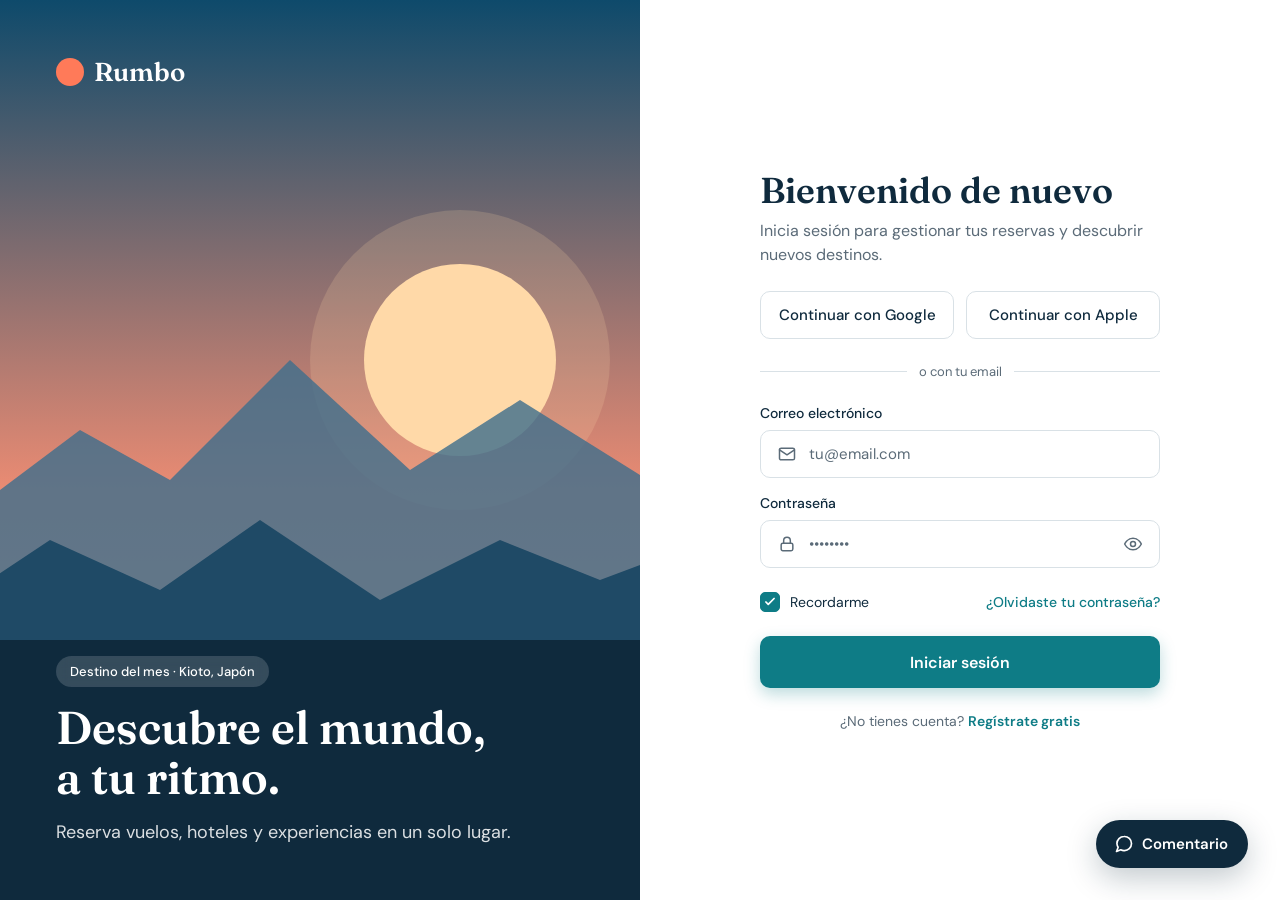
<file: index.html>
<!DOCTYPE html>
<html lang="es">
<head>
  <meta charset="UTF-8" />
  <meta name="viewport" content="width=device-width, initial-scale=1.0" />
  <title>Rumbo · Iniciar sesión</title>
  <meta name="description" content="Inicia sesión en Rumbo para gestionar tus reservas y descubrir nuevos destinos." />
  <link rel="preconnect" href="https://fonts.googleapis.com" />
  <link rel="preconnect" href="https://fonts.gstatic.com" crossorigin />
  <link href="https://fonts.googleapis.com/css2?family=DM+Sans:wght@400;500;600&family=Fraunces:opsz,wght@9..144,600&display=swap" rel="stylesheet" />
  <link rel="stylesheet" href="styles.css" />
</head>
<body>
  <main class="login">
    <!-- Panel visual -->
    <section class="visual" aria-hidden="false">
      <svg class="visual__art" viewBox="0 0 720 900" preserveAspectRatio="xMidYMax slice" aria-hidden="true">
        <circle cx="500" cy="360" r="150" fill="#FFD9A8" fill-opacity="0.18" />
        <circle cx="500" cy="360" r="96" fill="#FFD9A8" />
        <path d="M0 520 L120 430 L210 480 L330 360 L450 470 L560 400 L720 500 L720 900 L0 900 Z" fill="#3E6E8C" fill-opacity="0.8" />
        <path d="M0 600 L90 540 L200 590 L300 520 L420 600 L540 540 L640 580 L720 550 L720 900 L0 900 Z" fill="#1F4A66" />
        <rect x="0" y="640" width="720" height="260" fill="#0F2A3D" />
      </svg>

      <a class="logo" href="/">
        <span class="logo__mark"></span>
        <span class="logo__text">Rumbo</span>
      </a>

      <div class="visual__message">
        <span class="chip">Destino del mes · Kioto, Japón</span>
        <h2 class="visual__title">Descubre el mundo,<br />a tu ritmo.</h2>
        <p class="visual__subtitle">Reserva vuelos, hoteles y experiencias en un solo lugar.</p>
      </div>
    </section>

    <!-- Panel formulario -->
    <section class="panel">
      <div class="form-wrap">
        <header class="form-head">
          <a class="logo logo--dark" href="/">
            <span class="logo__mark"></span>
            <span class="logo__text">Rumbo</span>
          </a>
          <h1>Bienvenido de nuevo</h1>
          <p>Inicia sesión para gestionar tus reservas y descubrir nuevos destinos.</p>
        </header>

        <div class="social">
          <button type="button" class="btn btn--secondary" data-provider="Google">Continuar con Google</button>
          <button type="button" class="btn btn--secondary" data-provider="Apple">Continuar con Apple</button>
        </div>

        <div class="divider"><span>o con tu email</span></div>

        <form id="login-form" class="form" novalidate>
          <div class="field">
            <label for="email">Correo electrónico</label>
            <div class="input">
              <svg class="input__icon" viewBox="0 0 24 24" aria-hidden="true"><rect x="3" y="5" width="18" height="14" rx="2" /><path d="m3 7 9 6 9-6" /></svg>
              <input id="email" name="email" type="email" placeholder="tu@email.com" autocomplete="email" required />
            </div>
            <p class="field__error" id="email-error" aria-live="polite"></p>
          </div>

          <div class="field">
            <label for="password">Contraseña</label>
            <div class="input">
              <svg class="input__icon" viewBox="0 0 24 24" aria-hidden="true"><rect x="5" y="11" width="14" height="9" rx="2" /><path d="M8 11V8a4 4 0 0 1 8 0v3" /></svg>
              <input id="password" name="password" type="password" placeholder="••••••••" autocomplete="current-password" required minlength="8" />
              <button type="button" class="input__toggle" id="toggle-password" aria-label="Mostrar contraseña" aria-pressed="false">
                <svg class="eye-open" viewBox="0 0 24 24" aria-hidden="true"><path d="M2 12s3.5-7 10-7 10 7 10 7-3.5 7-10 7S2 12 2 12Z" /><circle cx="12" cy="12" r="3" /></svg>
                <svg class="eye-closed" viewBox="0 0 24 24" aria-hidden="true"><path d="M3 3l18 18" /><path d="M10.6 5.1A10.8 10.8 0 0 1 12 5c6.5 0 10 7 10 7a17 17 0 0 1-3.2 4.2M6.6 6.6C3.7 8.4 2 12 2 12s3.5 7 10 7a9.7 9.7 0 0 0 5.4-1.6" /><path d="M9.9 9.9a3 3 0 0 0 4.2 4.2" /></svg>
              </button>
            </div>
            <p class="field__error" id="password-error" aria-live="polite"></p>
          </div>

          <div class="options">
            <label class="checkbox">
              <input type="checkbox" id="remember" name="remember" checked />
              <span class="checkbox__box" aria-hidden="true">
                <svg viewBox="0 0 24 24"><path d="m5 12 4 4 10-10" /></svg>
              </span>
              Recordarme
            </label>
            <a href="#" class="link" id="forgot-link">¿Olvidaste tu contraseña?</a>
          </div>

          <button type="submit" class="btn btn--primary" id="submit-btn">
            <span class="btn__label">Iniciar sesión</span>
            <span class="spinner" aria-hidden="true"></span>
          </button>
        </form>

        <p class="signup">¿No tienes cuenta? <a href="#" class="link link--strong">Regístrate gratis</a></p>
      </div>
    </section>
  </main>

  <!-- Widget de comentarios -->
  <div class="feedback" id="feedback">
    <div class="feedback__panel" id="feedback-panel" role="dialog" aria-modal="false" aria-labelledby="feedback-title" hidden>
      <div class="feedback__head">
        <h3 id="feedback-title">Deja tu comentario</h3>
        <button type="button" class="feedback__close" id="feedback-close" aria-label="Cerrar">
          <svg viewBox="0 0 24 24" aria-hidden="true"><path d="M18 6 6 18M6 6l12 12" /></svg>
        </button>
      </div>

      <form id="feedback-form" class="feedback__body">
        <p class="feedback__help">Cuéntanos qué te parece o si algo no funciona.</p>
        <label for="feedback-text" class="sr-only">Tu comentario</label>
        <textarea id="feedback-text" maxlength="500" rows="5" placeholder="Escribe tu comentario…"></textarea>
        <p class="feedback__error" id="feedback-error" role="alert" hidden></p>
        <div class="feedback__foot">
          <span class="feedback__count" id="feedback-count">0/500</span>
          <button type="submit" class="btn btn--small" id="feedback-send" disabled>Enviar</button>
        </div>
      </form>

      <div class="feedback__thanks" id="feedback-thanks" hidden>
        <div class="feedback__thanks-icon">
          <svg viewBox="0 0 24 24" aria-hidden="true"><path d="m5 12 4 4 10-10" /></svg>
        </div>
        <p><strong>¡Gracias!</strong><br />Hemos recibido tu comentario.</p>
        <button type="button" class="link link--strong" id="feedback-again">Escribir otro</button>
      </div>

      <section class="feedback__history" aria-labelledby="feedback-history-title">
        <h4 id="feedback-history-title">Comentarios anteriores <span id="feedback-history-count"></span></h4>
        <p class="feedback__history-status" id="feedback-history-status">Cargando…</p>
        <ul class="feedback__list" id="feedback-list"></ul>
      </section>
    </div>

    <button type="button" class="feedback__toggle" id="feedback-toggle" aria-expanded="false" aria-controls="feedback-panel">
      <svg viewBox="0 0 24 24" aria-hidden="true"><path d="M21 11.5a8.4 8.4 0 0 1-9 8.4 8.6 8.6 0 0 1-3.9-.9L3 21l2-5.1A8.4 8.4 0 0 1 3.5 11.5 8.5 8.5 0 0 1 12 3a8.4 8.4 0 0 1 9 8.5Z" /></svg>
      Comentario
    </button>
  </div>

  <!-- Aviso flotante -->
  <div class="toast" id="toast" role="status" aria-live="polite"></div>

  <script src="script.js"></script>
</body>
</html>
</file>
<file: styles.css>
/* ===== Variables ===== */
:root {
  --ink: #0f2a3d;
  --teal: #0e7c86;
  --teal-dark: #0a6169;
  --coral: #ff7a59;
  --white: #ffffff;
  --border: #d9e1e6;
  --muted: #5b6b78;
  --subtle: #f6f8f9;
  --error: #d64545;

  --font-display: "Fraunces", Georgia, serif;
  --font-body: "DM Sans", system-ui, -apple-system, sans-serif;

  --radius: 10px;
  --shadow: 0 10px 30px rgba(15, 42, 61, 0.18);
}

*,
*::before,
*::after { box-sizing: border-box; }

html, body { margin: 0; height: 100%; }

[hidden] { display: none !important; }

body {
  font-family: var(--font-body);
  color: var(--ink);
  background: var(--white);
  -webkit-font-smoothing: antialiased;
}

button, input, textarea { font: inherit; color: inherit; }

.sr-only {
  position: absolute; width: 1px; height: 1px; padding: 0; margin: -1px;
  overflow: hidden; clip: rect(0, 0, 0, 0); white-space: nowrap; border: 0;
}

/* ===== Layout ===== */
.login {
  display: grid;
  grid-template-columns: 1fr 1fr;
  min-height: 100vh;
}

/* ===== Panel visual ===== */
.visual {
  position: relative;
  overflow: hidden;
  display: flex;
  flex-direction: column;
  justify-content: space-between;
  padding: 56px;
  color: var(--white);
  background: linear-gradient(180deg, #0e4a6b 0%, #ed8c73 55%, #fac28f 100%);
}

.visual__art {
  position: absolute;
  inset: 0;
  width: 100%;
  height: 100%;
}

.visual > *:not(.visual__art) { position: relative; z-index: 1; }

.logo {
  display: inline-flex;
  align-items: center;
  gap: 10px;
  color: var(--white);
  text-decoration: none;
}
.logo__mark {
  width: 28px; height: 28px;
  border-radius: 50%;
  background: var(--coral);
}
.logo__text {
  font-family: var(--font-display);
  font-weight: 600;
  font-size: 26px;
}
.logo--dark { color: var(--ink); display: none; margin-bottom: 24px; }

.visual__message { display: flex; flex-direction: column; gap: 16px; align-items: flex-start; }

.chip {
  padding: 7px 14px;
  border-radius: 999px;
  background: rgba(255, 255, 255, 0.16);
  font-size: 13px;
  font-weight: 500;
  backdrop-filter: blur(6px);
}

.visual__title {
  margin: 0;
  font-family: var(--font-display);
  font-weight: 600;
  font-size: clamp(36px, 3.6vw, 52px);
  line-height: 1.1;
}

.visual__subtitle {
  margin: 0;
  max-width: 460px;
  font-size: 18px;
  opacity: 0.85;
}

/* ===== Panel formulario ===== */
.panel {
  display: flex;
  align-items: center;
  justify-content: center;
  padding: 48px 24px;
}

.form-wrap {
  width: 100%;
  max-width: 400px;
  display: flex;
  flex-direction: column;
  gap: 24px;
}

.form-head h1 {
  margin: 0 0 8px;
  font-family: var(--font-display);
  font-weight: 600;
  font-size: 36px;
  line-height: 1.15;
}
.form-head p { margin: 0; color: var(--muted); font-size: 16px; line-height: 1.5; }

.social { display: grid; grid-template-columns: 1fr 1fr; gap: 12px; }

.divider {
  display: flex;
  align-items: center;
  gap: 12px;
  color: var(--muted);
  font-size: 13px;
}
.divider::before,
.divider::after { content: ""; flex: 1; height: 1px; background: var(--border); }

.form { display: flex; flex-direction: column; gap: 16px; }

/* ===== Campos ===== */
.field { display: flex; flex-direction: column; gap: 8px; }
.field label { font-size: 14px; font-weight: 500; }

.input {
  display: flex;
  align-items: center;
  gap: 10px;
  height: 48px;
  padding: 0 16px;
  border: 1px solid var(--border);
  border-radius: var(--radius);
  background: var(--white);
  transition: border-color 0.15s, box-shadow 0.15s;
}
.input:focus-within {
  border-color: var(--teal);
  box-shadow: 0 0 0 3px rgba(14, 124, 134, 0.15);
}
.input input {
  flex: 1;
  min-width: 0;
  border: 0;
  outline: 0;
  background: transparent;
  font-size: 15px;
}
.input input::placeholder { color: var(--muted); }

.input__icon,
.input__toggle svg {
  width: 20px; height: 20px;
  flex-shrink: 0;
  fill: none;
  stroke: var(--muted);
  stroke-width: 1.8;
  stroke-linecap: round;
  stroke-linejoin: round;
}

.input__toggle {
  display: grid;
  place-items: center;
  padding: 4px;
  margin-right: -4px;
  border: 0;
  border-radius: 6px;
  background: none;
  cursor: pointer;
}
.input__toggle:hover svg { stroke: var(--ink); }
.input__toggle .eye-closed { display: none; }
.input__toggle[aria-pressed="true"] .eye-open { display: none; }
.input__toggle[aria-pressed="true"] .eye-closed { display: block; }

.field.has-error .input { border-color: var(--error); }
.field.has-error .input:focus-within { box-shadow: 0 0 0 3px rgba(214, 69, 69, 0.15); }
.field__error { margin: 0; min-height: 0; font-size: 13px; color: var(--error); }
.field__error:empty { display: none; }

/* ===== Opciones ===== */
.options {
  display: flex;
  align-items: center;
  justify-content: space-between;
  gap: 12px;
  margin-top: 8px;
}

.checkbox {
  display: inline-flex;
  align-items: center;
  gap: 10px;
  font-size: 14px;
  cursor: pointer;
  user-select: none;
}
.checkbox input { position: absolute; opacity: 0; pointer-events: none; }
.checkbox__box {
  width: 20px; height: 20px;
  display: grid;
  place-items: center;
  border: 1.5px solid var(--border);
  border-radius: 5px;
  background: var(--white);
  transition: background 0.15s, border-color 0.15s;
}
.checkbox__box svg {
  width: 14px; height: 14px;
  fill: none;
  stroke: var(--white);
  stroke-width: 3;
  stroke-linecap: round;
  stroke-linejoin: round;
  opacity: 0;
}
.checkbox input:checked + .checkbox__box { background: var(--teal); border-color: var(--teal); }
.checkbox input:checked + .checkbox__box svg { opacity: 1; }
.checkbox input:focus-visible + .checkbox__box { box-shadow: 0 0 0 3px rgba(14, 124, 134, 0.25); }

.link {
  color: var(--teal);
  font-size: 14px;
  font-weight: 500;
  text-decoration: none;
  background: none;
  border: 0;
  padding: 0;
  cursor: pointer;
}
.link:hover { text-decoration: underline; }
.link--strong { font-weight: 600; }

/* ===== Botones ===== */
.btn {
  display: inline-flex;
  align-items: center;
  justify-content: center;
  gap: 8px;
  border-radius: var(--radius);
  border: 1px solid transparent;
  cursor: pointer;
  transition: background 0.15s, transform 0.1s, box-shadow 0.15s;
}
.btn:active { transform: translateY(1px); }
.btn:focus-visible { outline: 3px solid rgba(14, 124, 134, 0.35); outline-offset: 2px; }

.btn--primary {
  height: 52px;
  margin-top: 8px;
  background: var(--teal);
  color: var(--white);
  font-size: 16px;
  font-weight: 600;
  box-shadow: 0 6px 16px rgba(14, 124, 134, 0.28);
}
.btn--primary:hover { background: var(--teal-dark); }

.btn--secondary {
  height: 48px;
  background: var(--white);
  border-color: var(--border);
  font-size: 15px;
  font-weight: 500;
}
.btn--secondary:hover { background: var(--subtle); }

.btn--small {
  padding: 10px 18px;
  border-radius: 8px;
  background: var(--teal);
  color: var(--white);
  font-size: 14px;
  font-weight: 600;
}
.btn--small:hover:not(:disabled) { background: var(--teal-dark); }
.btn:disabled { opacity: 0.45; cursor: not-allowed; }

.spinner {
  display: none;
  width: 18px; height: 18px;
  border: 2px solid rgba(255, 255, 255, 0.4);
  border-top-color: var(--white);
  border-radius: 50%;
  animation: spin 0.7s linear infinite;
}
.btn.is-loading .spinner { display: inline-block; }
.btn.is-loading { pointer-events: none; }
@keyframes spin { to { transform: rotate(360deg); } }

.signup { margin: 0; text-align: center; font-size: 14px; color: var(--muted); }

/* ===== Widget de comentarios ===== */
.feedback {
  position: fixed;
  right: 32px;
  bottom: 32px;
  z-index: 50;
  display: flex;
  flex-direction: column;
  align-items: flex-end;
  gap: 12px;
}

.feedback__toggle {
  display: inline-flex;
  align-items: center;
  gap: 8px;
  padding: 14px 20px 14px 18px;
  border: 0;
  border-radius: 999px;
  background: var(--ink);
  color: var(--white);
  font-size: 15px;
  font-weight: 600;
  cursor: pointer;
  box-shadow: 0 10px 30px rgba(15, 42, 61, 0.25);
  transition: transform 0.15s, background 0.15s;
}
.feedback__toggle:hover { transform: translateY(-2px); background: #16384f; }
.feedback__toggle:focus-visible { outline: 3px solid rgba(14, 124, 134, 0.5); outline-offset: 3px; }
.feedback__toggle svg {
  width: 20px; height: 20px;
  fill: none;
  stroke: currentColor;
  stroke-width: 2;
  stroke-linecap: round;
  stroke-linejoin: round;
}

.feedback__panel {
  width: 340px;
  max-width: calc(100vw - 32px);
  padding: 20px;
  border: 1px solid var(--border);
  border-radius: 16px;
  background: var(--white);
  box-shadow: var(--shadow);
  max-height: calc(100vh - 110px);
  overflow-y: auto;
  transform-origin: bottom right;
  animation: pop-in 0.25s ease-out;
}
.feedback__panel.is-closing { animation: pop-out 0.18s ease-in forwards; }

@keyframes pop-in {
  from { opacity: 0; transform: translateY(12px) scale(0.96); }
  to   { opacity: 1; transform: none; }
}
@keyframes pop-out {
  to { opacity: 0; transform: translateY(12px) scale(0.96); }
}

.feedback__head {
  display: flex;
  align-items: center;
  justify-content: space-between;
  margin-bottom: 14px;
}
.feedback__head h3 {
  margin: 0;
  font-family: var(--font-display);
  font-weight: 600;
  font-size: 18px;
}
.feedback__close {
  display: grid;
  place-items: center;
  padding: 4px;
  border: 0;
  border-radius: 6px;
  background: none;
  cursor: pointer;
}
.feedback__close:hover { background: var(--subtle); }
.feedback__close svg {
  width: 20px; height: 20px;
  fill: none;
  stroke: var(--muted);
  stroke-width: 2;
  stroke-linecap: round;
}

.feedback__body { display: flex; flex-direction: column; gap: 14px; }
.feedback__help { margin: 0; font-size: 13px; color: var(--muted); }

.feedback textarea {
  width: 100%;
  min-height: 110px;
  padding: 14px;
  border: 1px solid var(--border);
  border-radius: var(--radius);
  background: var(--subtle);
  font-size: 14px;
  line-height: 1.5;
  resize: vertical;
  outline: 0;
  transition: border-color 0.15s, box-shadow 0.15s, background 0.15s;
}
.feedback textarea::placeholder { color: var(--muted); }
.feedback textarea:focus {
  border-color: var(--teal);
  background: var(--white);
  box-shadow: 0 0 0 3px rgba(14, 124, 134, 0.15);
}

.feedback__foot { display: flex; align-items: center; justify-content: space-between; }
.feedback__count { font-size: 12px; color: var(--muted); }
.feedback__count.is-near-limit { color: var(--error); }
.feedback__error { margin: 0; font-size: 13px; color: var(--error); }
.feedback__error[hidden] { display: none; }

.feedback__thanks {
  display: flex;
  flex-direction: column;
  align-items: center;
  gap: 10px;
  padding: 12px 0 4px;
  text-align: center;
  font-size: 14px;
  color: var(--muted);
}
.feedback__thanks strong { color: var(--ink); font-size: 16px; }
.feedback__thanks p { margin: 0; line-height: 1.5; }
.feedback__thanks-icon {
  width: 44px; height: 44px;
  display: grid;
  place-items: center;
  border-radius: 50%;
  background: rgba(14, 124, 134, 0.12);
}
.feedback__thanks-icon svg {
  width: 22px; height: 22px;
  fill: none;
  stroke: var(--teal);
  stroke-width: 2.5;
  stroke-linecap: round;
  stroke-linejoin: round;
}

/* ===== Toast ===== */
.toast {
  position: fixed;
  left: 50%;
  bottom: 32px;
  z-index: 60;
  max-width: calc(100vw - 32px);
  padding: 12px 18px;
  border-radius: 10px;
  background: var(--ink);
  color: var(--white);
  font-size: 14px;
  box-shadow: var(--shadow);
  opacity: 0;
  pointer-events: none;
  transform: translate(-50%, 12px);
  transition: opacity 0.2s, transform 0.2s;
}
.toast.is-visible { opacity: 1; transform: translate(-50%, 0); }

/* ===== Responsive ===== */
@media (max-width: 900px) {
  .login { grid-template-columns: 1fr; }
  .visual { display: none; }
  .logo--dark { display: inline-flex; }
  .panel { align-items: flex-start; padding: 40px 20px 120px; }
  .form-head h1 { font-size: 30px; }
}

@media (max-width: 420px) {
  .social { grid-template-columns: 1fr; }
  .feedback { right: 16px; bottom: 16px; }
}

@media (prefers-reduced-motion: reduce) {
  *, *::before, *::after { animation-duration: 0.01ms !important; transition-duration: 0.01ms !important; }
}

/* Historial de comentarios */
.feedback__history { margin-top: 18px; padding-top: 16px; border-top: 1px solid var(--border); }
.feedback__history h4 { margin: 0 0 10px; font-size: 14px; font-weight: 600; color: var(--ink); }
.feedback__history h4 span { font-weight: 400; color: var(--muted); }
.feedback__history-status { margin: 0; font-size: 13px; color: var(--muted); }
.feedback__history-status[hidden] { display: none; }
.feedback__list { list-style: none; margin: 0; padding: 0; display: flex; flex-direction: column; gap: 8px; max-height: 220px; overflow-y: auto; }
.feedback__item { padding: 10px 12px; border-radius: var(--radius); background: var(--subtle); }
.feedback__item p { margin: 0 0 4px; font-size: 14px; line-height: 1.45; color: var(--ink); white-space: pre-wrap; overflow-wrap: anywhere; }
.feedback__item time { font-size: 12px; color: var(--muted); }
</file>
